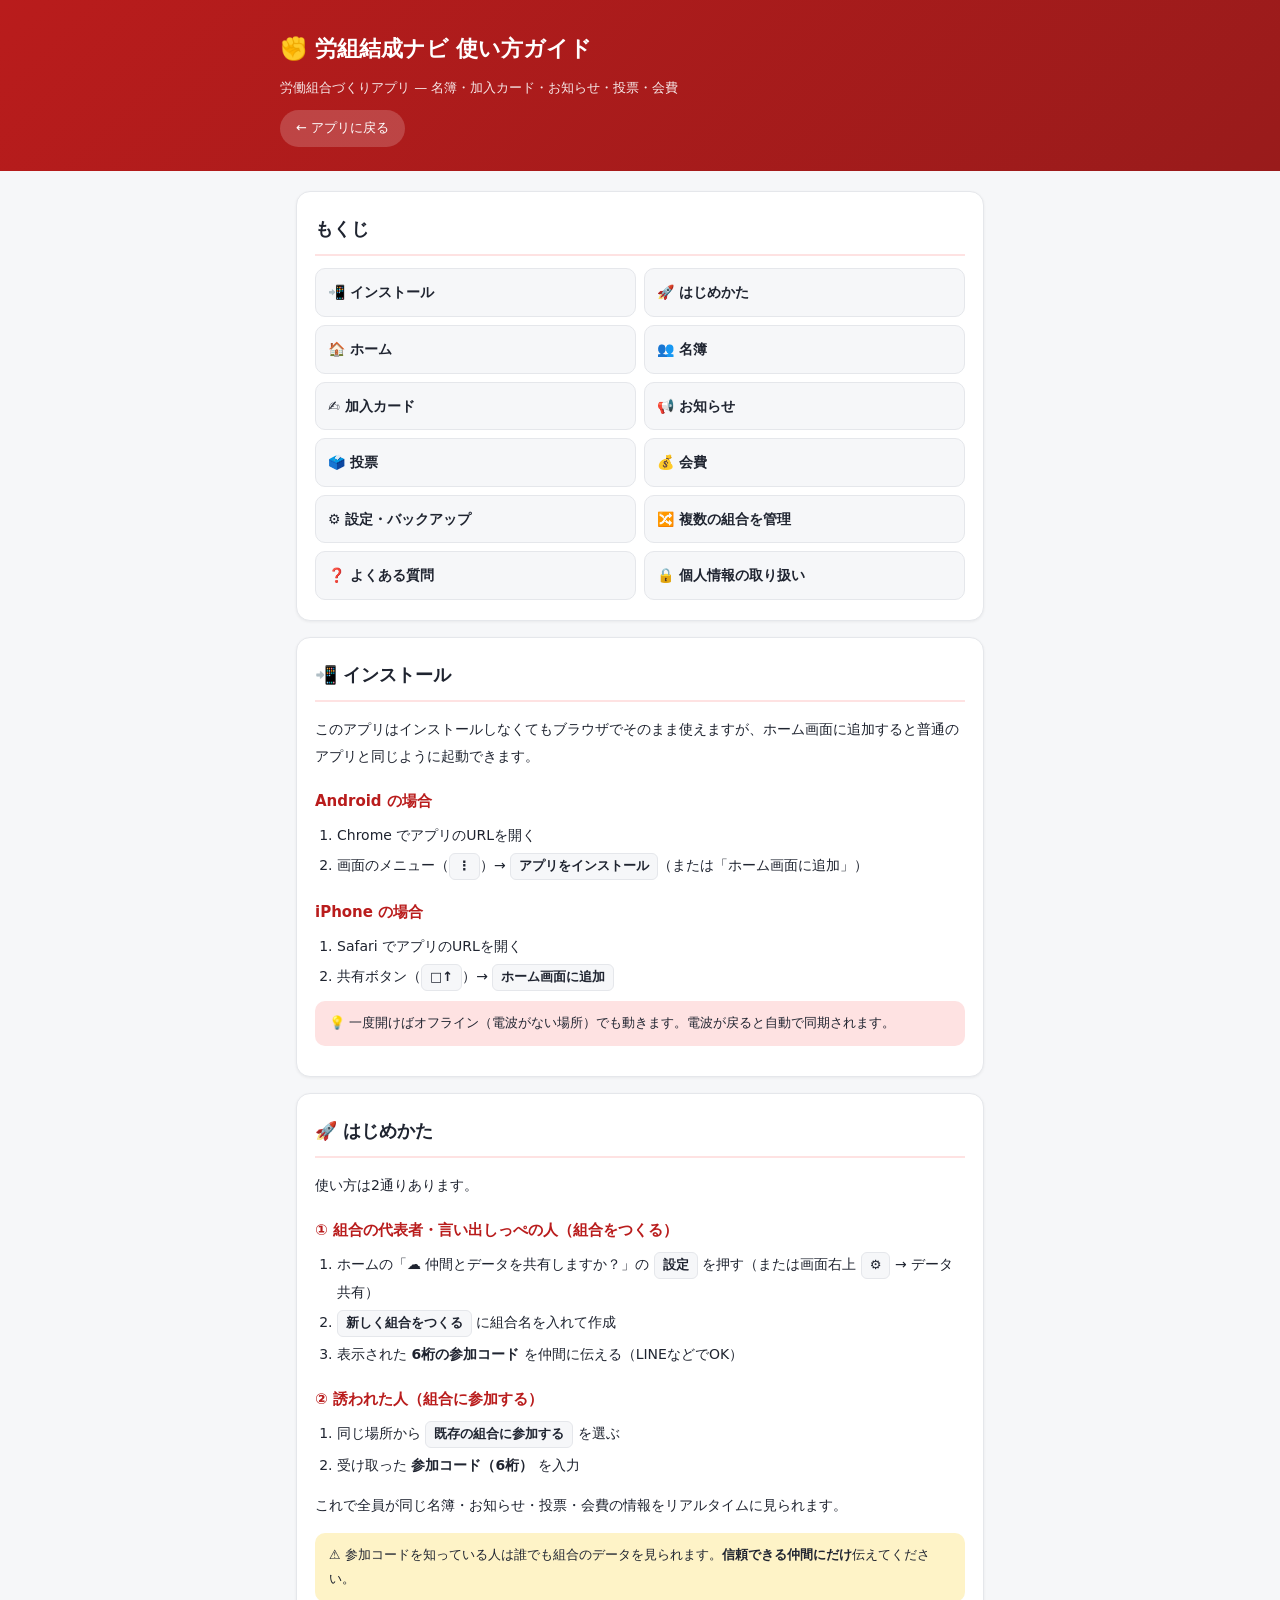
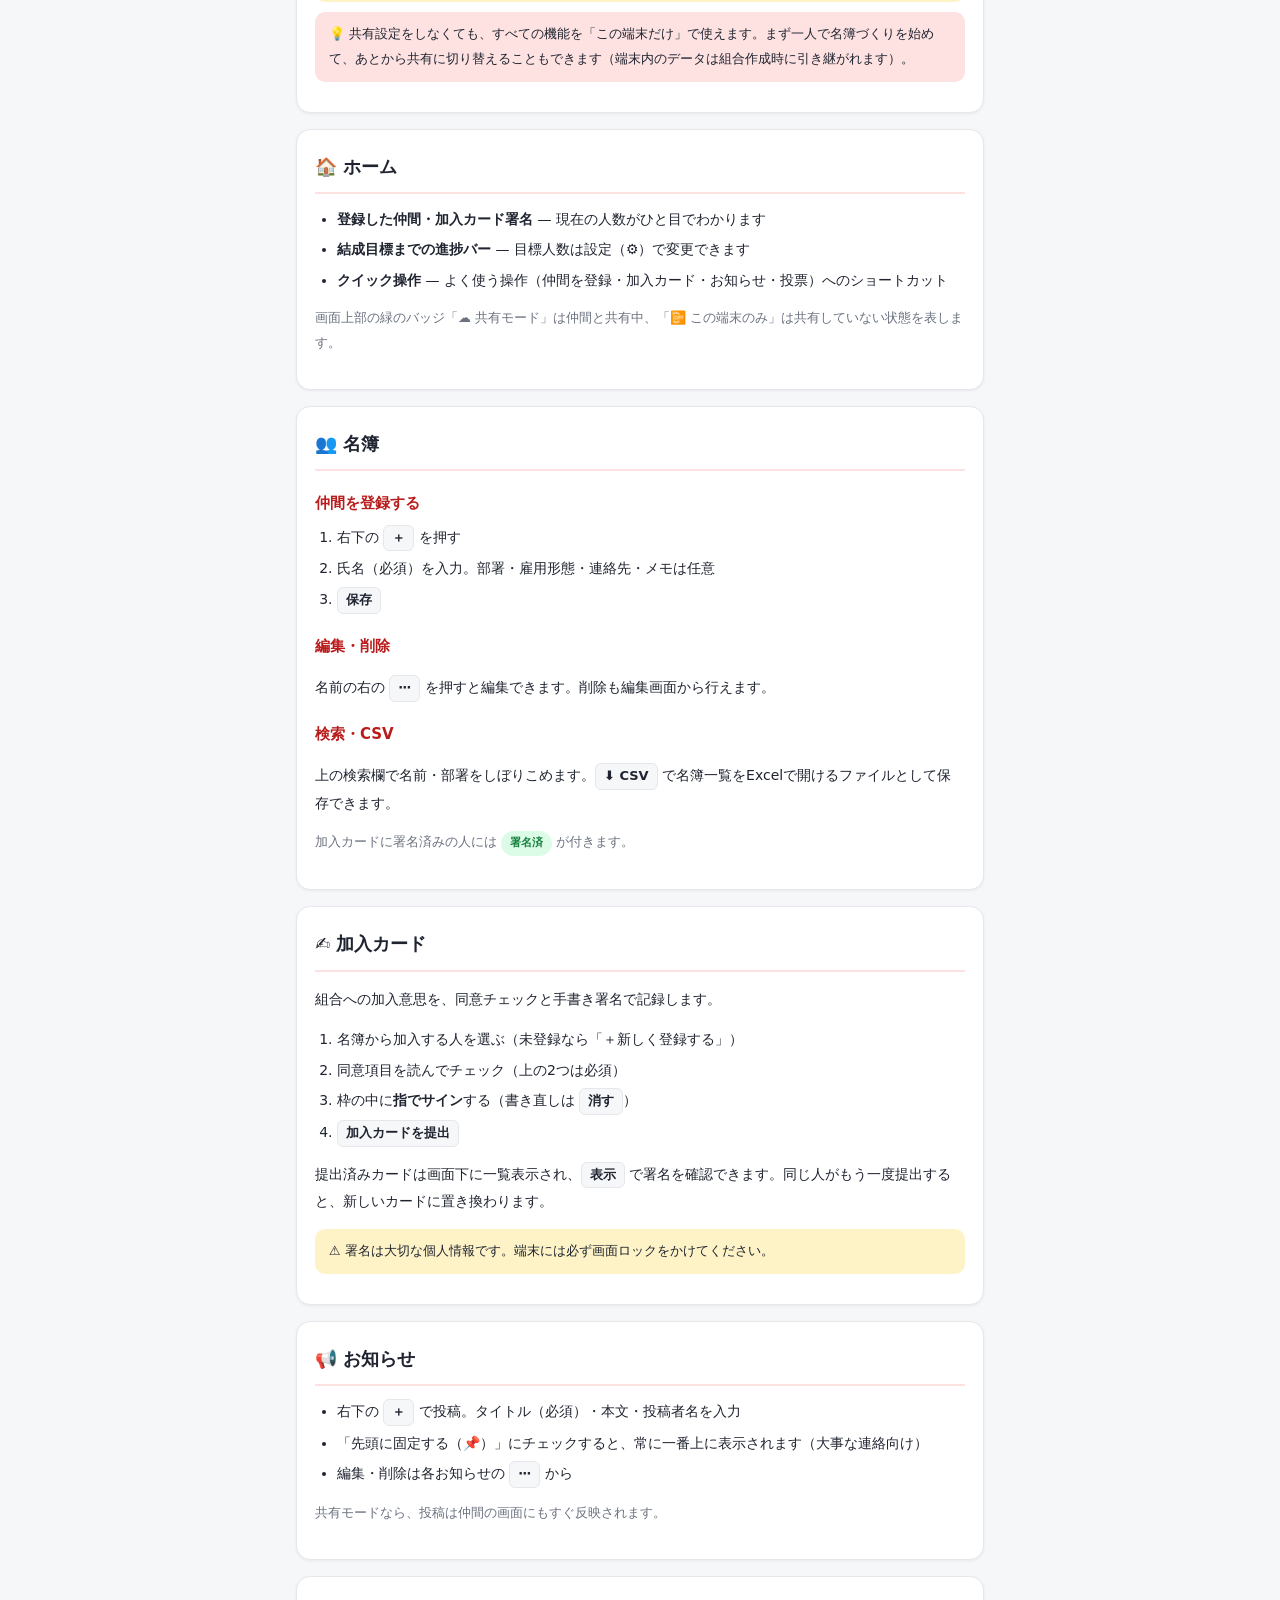
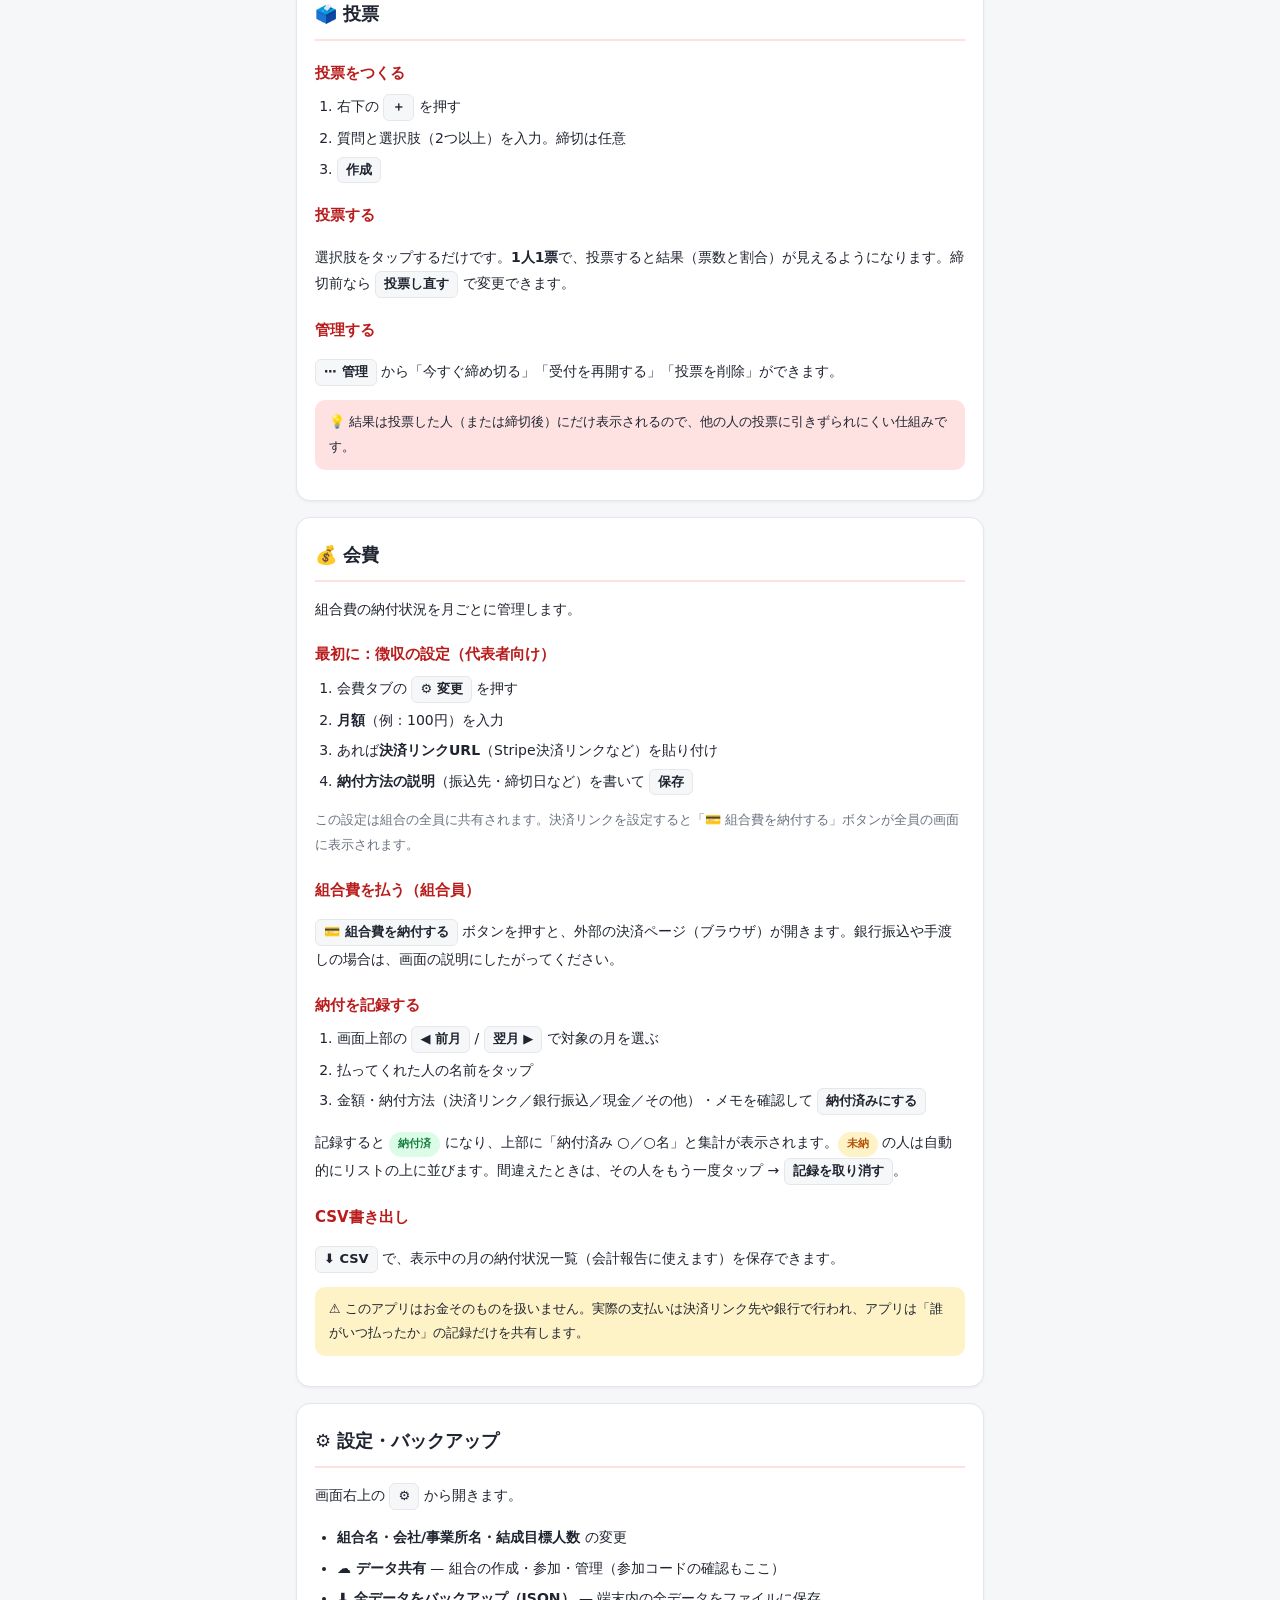
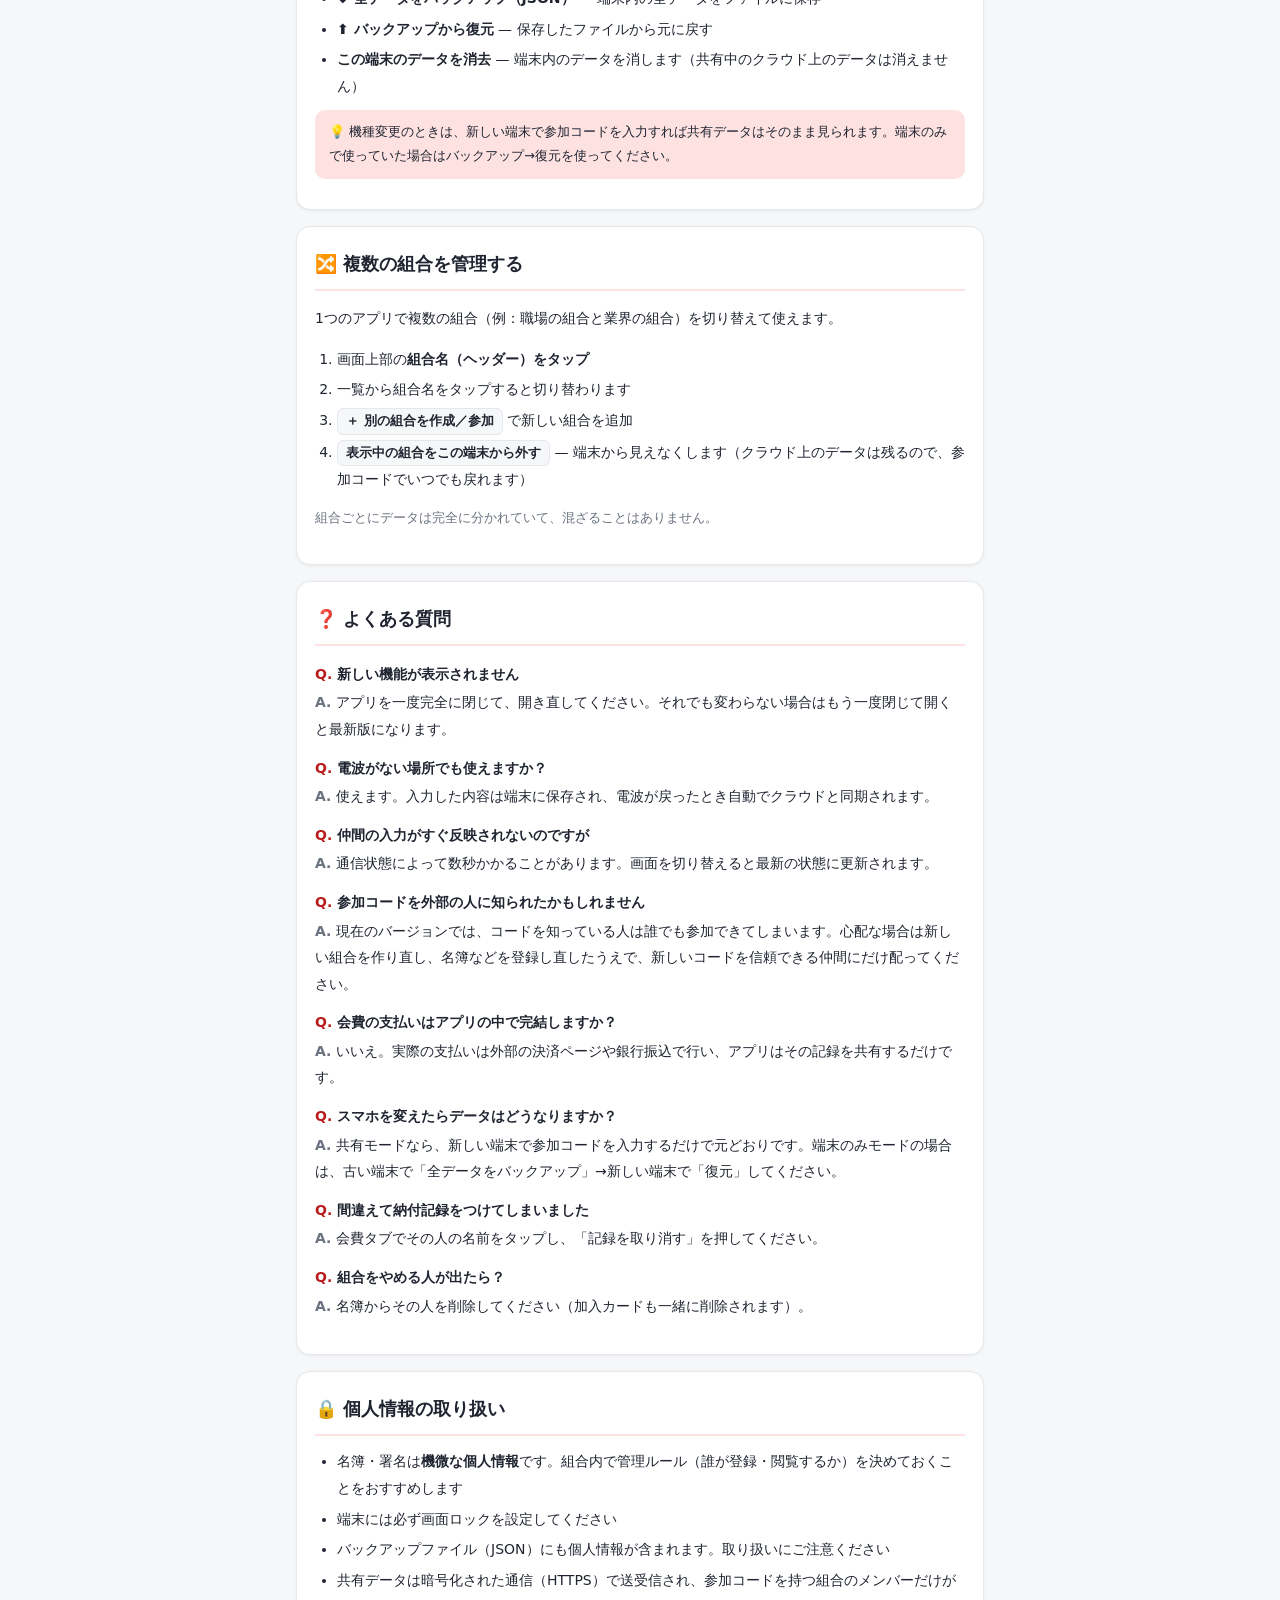
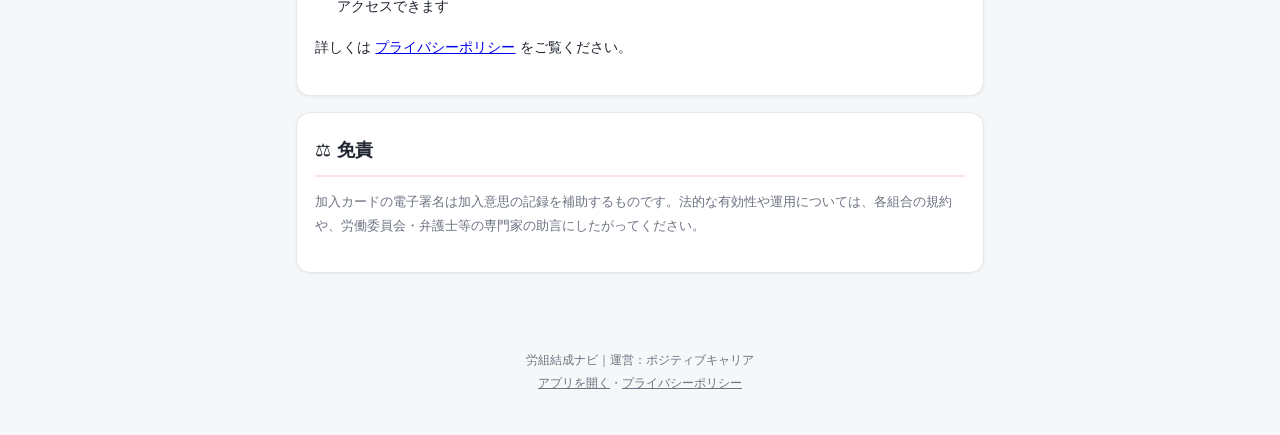
<file: manual.html>
<!DOCTYPE html>
<html lang="ja">
<head>
  <meta charset="UTF-8">
  <meta name="viewport" content="width=device-width, initial-scale=1.0">
  <meta name="theme-color" content="#b91c1c">
  <title>使い方ガイド｜労組結成ナビ</title>
  <link rel="icon" href="icons/icon-192.png">
  <style>
    :root {
      --red: #b91c1c; --red-dark: #991b1b; --red-light: #fee2e2;
      --ink: #1f2430; --muted: #6b7280; --line: #e5e7eb;
      --bg: #f6f7f9; --card: #fff; --green: #15803d; --amber: #b45309;
    }
    * { box-sizing: border-box; }
    body {
      margin: 0; background: var(--bg); color: var(--ink); line-height: 1.9;
      font-family: -apple-system, "Hiragino Sans", "Noto Sans JP", "Segoe UI", system-ui, sans-serif;
      font-size: 15px;
    }
    header {
      background: linear-gradient(135deg, var(--red), var(--red-dark)); color: #fff;
      padding: 28px 20px 24px;
    }
    .wrap { max-width: 720px; margin: 0 auto; }
    header h1 { margin: 0; font-size: 22px; }
    header p { margin: 6px 0 0; font-size: 13px; opacity: .9; }
    main { max-width: 720px; margin: 0 auto; padding: 20px 16px 60px; }
    section {
      background: var(--card); border: 1px solid var(--line); border-radius: 14px;
      padding: 20px 18px; margin-bottom: 16px;
      box-shadow: 0 1px 3px rgba(0,0,0,.06);
    }
    h2 { font-size: 18px; margin: 0 0 12px; padding-bottom: 8px; border-bottom: 2px solid var(--red-light); }
    h3 { font-size: 15px; margin: 18px 0 6px; color: var(--red); }
    p, li { font-size: 14px; }
    ol, ul { padding-left: 22px; margin: 6px 0; }
    li { margin-bottom: 4px; }
    .muted { color: var(--muted); font-size: 13px; }
    .tip {
      background: var(--red-light); border-radius: 10px; padding: 10px 14px;
      font-size: 13px; margin: 10px 0;
    }
    .tip::before { content: "💡 "; }
    .warn {
      background: #fef3c7; border-radius: 10px; padding: 10px 14px;
      font-size: 13px; margin: 10px 0;
    }
    .warn::before { content: "⚠️ "; }
    .toc { display: grid; grid-template-columns: 1fr 1fr; gap: 8px; }
    .toc a {
      display: block; background: var(--bg); border: 1px solid var(--line); border-radius: 10px;
      padding: 10px 12px; text-decoration: none; color: var(--ink); font-size: 14px; font-weight: 600;
    }
    .toc a:active { background: var(--red-light); }
    .kbd {
      display: inline-block; background: var(--bg); border: 1px solid var(--line);
      border-radius: 6px; padding: 0 8px; font-size: 13px; font-weight: 700;
    }
    .badge { display: inline-block; font-size: 11px; font-weight: 700; padding: 2px 9px; border-radius: 999px; }
    .badge-green { background: #dcfce7; color: var(--green); }
    .badge-amber { background: #fef3c7; color: var(--amber); }
    dt { font-weight: 700; font-size: 14px; margin-top: 12px; }
    dt::before { content: "Q. "; color: var(--red); }
    dd { margin: 2px 0 0 0; font-size: 14px; }
    dd::before { content: "A. "; color: var(--muted); font-weight: 700; }
    footer { text-align: center; padding: 0 16px 40px; font-size: 12px; color: var(--muted); }
    footer a { color: var(--muted); }
    a.back {
      display: inline-block; margin-top: 10px; color: #fff; font-size: 13px;
      background: rgba(255,255,255,.18); border-radius: 999px; padding: 6px 16px; text-decoration: none;
    }
    @media (max-width: 480px) { .toc { grid-template-columns: 1fr; } }
  </style>
</head>
<body>
  <header>
    <div class="wrap">
      <h1>✊ 労組結成ナビ 使い方ガイド</h1>
      <p>労働組合づくりアプリ — 名簿・加入カード・お知らせ・投票・会費</p>
      <a class="back" href="./">← アプリに戻る</a>
    </div>
  </header>
  <main>

    <section>
      <h2>もくじ</h2>
      <div class="toc">
        <a href="#install">📲 インストール</a>
        <a href="#start">🚀 はじめかた</a>
        <a href="#home">🏠 ホーム</a>
        <a href="#members">👥 名簿</a>
        <a href="#card">✍️ 加入カード</a>
        <a href="#notices">📢 お知らせ</a>
        <a href="#polls">🗳️ 投票</a>
        <a href="#dues">💰 会費</a>
        <a href="#settings">⚙️ 設定・バックアップ</a>
        <a href="#multi">🔀 複数の組合を管理</a>
        <a href="#faq">❓ よくある質問</a>
        <a href="#privacy">🔒 個人情報の取り扱い</a>
      </div>
    </section>

    <section id="install">
      <h2>📲 インストール</h2>
      <p>このアプリはインストールしなくてもブラウザでそのまま使えますが、ホーム画面に追加すると普通のアプリと同じように起動できます。</p>
      <h3>Android の場合</h3>
      <ol>
        <li>Chrome でアプリのURLを開く</li>
        <li>画面のメニュー（<span class="kbd">⋮</span>）→ <span class="kbd">アプリをインストール</span>（または「ホーム画面に追加」）</li>
      </ol>
      <h3>iPhone の場合</h3>
      <ol>
        <li>Safari でアプリのURLを開く</li>
        <li>共有ボタン（<span class="kbd">□↑</span>）→ <span class="kbd">ホーム画面に追加</span></li>
      </ol>
      <div class="tip">一度開けばオフライン（電波がない場所）でも動きます。電波が戻ると自動で同期されます。</div>
    </section>

    <section id="start">
      <h2>🚀 はじめかた</h2>
      <p>使い方は2通りあります。</p>
      <h3>① 組合の代表者・言い出しっぺの人（組合をつくる）</h3>
      <ol>
        <li>ホームの「☁ 仲間とデータを共有しますか？」の <span class="kbd">設定</span> を押す（または画面右上 <span class="kbd">⚙️</span> → データ共有）</li>
        <li><span class="kbd">新しく組合をつくる</span> に組合名を入れて作成</li>
        <li>表示された <b>6桁の参加コード</b> を仲間に伝える（LINEなどでOK）</li>
      </ol>
      <h3>② 誘われた人（組合に参加する）</h3>
      <ol>
        <li>同じ場所から <span class="kbd">既存の組合に参加する</span> を選ぶ</li>
        <li>受け取った <b>参加コード（6桁）</b> を入力</li>
      </ol>
      <p>これで全員が同じ名簿・お知らせ・投票・会費の情報をリアルタイムに見られます。</p>
      <div class="warn">参加コードを知っている人は誰でも組合のデータを見られます。<b>信頼できる仲間にだけ</b>伝えてください。</div>
      <div class="tip">共有設定をしなくても、すべての機能を「この端末だけ」で使えます。まず一人で名簿づくりを始めて、あとから共有に切り替えることもできます（端末内のデータは組合作成時に引き継がれます）。</div>
    </section>

    <section id="home">
      <h2>🏠 ホーム</h2>
      <ul>
        <li><b>登録した仲間・加入カード署名</b> — 現在の人数がひと目でわかります</li>
        <li><b>結成目標までの進捗バー</b> — 目標人数は設定（⚙️）で変更できます</li>
        <li><b>クイック操作</b> — よく使う操作（仲間を登録・加入カード・お知らせ・投票）へのショートカット</li>
      </ul>
      <p class="muted">画面上部の緑のバッジ「☁ 共有モード」は仲間と共有中、「📴 この端末のみ」は共有していない状態を表します。</p>
    </section>

    <section id="members">
      <h2>👥 名簿</h2>
      <h3>仲間を登録する</h3>
      <ol>
        <li>右下の <span class="kbd">＋</span> を押す</li>
        <li>氏名（必須）を入力。部署・雇用形態・連絡先・メモは任意</li>
        <li><span class="kbd">保存</span></li>
      </ol>
      <h3>編集・削除</h3>
      <p>名前の右の <span class="kbd">⋯</span> を押すと編集できます。削除も編集画面から行えます。</p>
      <h3>検索・CSV</h3>
      <p>上の検索欄で名前・部署をしぼりこめます。<span class="kbd">⬇ CSV</span> で名簿一覧をExcelで開けるファイルとして保存できます。</p>
      <p class="muted">加入カードに署名済みの人には <span class="badge badge-green">署名済</span> が付きます。</p>
    </section>

    <section id="card">
      <h2>✍️ 加入カード</h2>
      <p>組合への加入意思を、同意チェックと手書き署名で記録します。</p>
      <ol>
        <li>名簿から加入する人を選ぶ（未登録なら「＋新しく登録する」）</li>
        <li>同意項目を読んでチェック（上の2つは必須）</li>
        <li>枠の中に<b>指でサイン</b>する（書き直しは <span class="kbd">消す</span>）</li>
        <li><span class="kbd">加入カードを提出</span></li>
      </ol>
      <p>提出済みカードは画面下に一覧表示され、<span class="kbd">表示</span> で署名を確認できます。同じ人がもう一度提出すると、新しいカードに置き換わります。</p>
      <div class="warn">署名は大切な個人情報です。端末には必ず画面ロックをかけてください。</div>
    </section>

    <section id="notices">
      <h2>📢 お知らせ</h2>
      <ul>
        <li>右下の <span class="kbd">＋</span> で投稿。タイトル（必須）・本文・投稿者名を入力</li>
        <li>「先頭に固定する（📌）」にチェックすると、常に一番上に表示されます（大事な連絡向け）</li>
        <li>編集・削除は各お知らせの <span class="kbd">⋯</span> から</li>
      </ul>
      <p class="muted">共有モードなら、投稿は仲間の画面にもすぐ反映されます。</p>
    </section>

    <section id="polls">
      <h2>🗳️ 投票</h2>
      <h3>投票をつくる</h3>
      <ol>
        <li>右下の <span class="kbd">＋</span> を押す</li>
        <li>質問と選択肢（2つ以上）を入力。締切は任意</li>
        <li><span class="kbd">作成</span></li>
      </ol>
      <h3>投票する</h3>
      <p>選択肢をタップするだけです。<b>1人1票</b>で、投票すると結果（票数と割合）が見えるようになります。締切前なら <span class="kbd">投票し直す</span> で変更できます。</p>
      <h3>管理する</h3>
      <p><span class="kbd">⋯ 管理</span> から「今すぐ締め切る」「受付を再開する」「投票を削除」ができます。</p>
      <div class="tip">結果は投票した人（または締切後）にだけ表示されるので、他の人の投票に引きずられにくい仕組みです。</div>
    </section>

    <section id="dues">
      <h2>💰 会費</h2>
      <p>組合費の納付状況を月ごとに管理します。</p>
      <h3>最初に：徴収の設定（代表者向け）</h3>
      <ol>
        <li>会費タブの <span class="kbd">⚙ 変更</span> を押す</li>
        <li><b>月額</b>（例：100円）を入力</li>
        <li>あれば<b>決済リンクURL</b>（Stripe決済リンクなど）を貼り付け</li>
        <li><b>納付方法の説明</b>（振込先・締切日など）を書いて <span class="kbd">保存</span></li>
      </ol>
      <p class="muted">この設定は組合の全員に共有されます。決済リンクを設定すると「💳 組合費を納付する」ボタンが全員の画面に表示されます。</p>
      <h3>組合費を払う（組合員）</h3>
      <p><span class="kbd">💳 組合費を納付する</span> ボタンを押すと、外部の決済ページ（ブラウザ）が開きます。銀行振込や手渡しの場合は、画面の説明にしたがってください。</p>
      <h3>納付を記録する</h3>
      <ol>
        <li>画面上部の <span class="kbd">◀ 前月</span> / <span class="kbd">翌月 ▶</span> で対象の月を選ぶ</li>
        <li>払ってくれた人の名前をタップ</li>
        <li>金額・納付方法（決済リンク／銀行振込／現金／その他）・メモを確認して <span class="kbd">納付済みにする</span></li>
      </ol>
      <p>記録すると <span class="badge badge-green">納付済</span> になり、上部に「納付済み ○／○名」と集計が表示されます。<span class="badge badge-amber">未納</span> の人は自動的にリストの上に並びます。間違えたときは、その人をもう一度タップ → <span class="kbd">記録を取り消す</span>。</p>
      <h3>CSV書き出し</h3>
      <p><span class="kbd">⬇ CSV</span> で、表示中の月の納付状況一覧（会計報告に使えます）を保存できます。</p>
      <div class="warn">このアプリはお金そのものを扱いません。実際の支払いは決済リンク先や銀行で行われ、アプリは「誰がいつ払ったか」の記録だけを共有します。</div>
    </section>

    <section id="settings">
      <h2>⚙️ 設定・バックアップ</h2>
      <p>画面右上の <span class="kbd">⚙️</span> から開きます。</p>
      <ul>
        <li><b>組合名・会社/事業所名・結成目標人数</b> の変更</li>
        <li><b>☁ データ共有</b> — 組合の作成・参加・管理（参加コードの確認もここ）</li>
        <li><b>⬇ 全データをバックアップ（JSON）</b> — 端末内の全データをファイルに保存</li>
        <li><b>⬆ バックアップから復元</b> — 保存したファイルから元に戻す</li>
        <li><b>この端末のデータを消去</b> — 端末内のデータを消します（共有中のクラウド上のデータは消えません）</li>
      </ul>
      <div class="tip">機種変更のときは、新しい端末で参加コードを入力すれば共有データはそのまま見られます。端末のみで使っていた場合はバックアップ→復元を使ってください。</div>
    </section>

    <section id="multi">
      <h2>🔀 複数の組合を管理する</h2>
      <p>1つのアプリで複数の組合（例：職場の組合と業界の組合）を切り替えて使えます。</p>
      <ol>
        <li>画面上部の<b>組合名（ヘッダー）をタップ</b></li>
        <li>一覧から組合名をタップすると切り替わります</li>
        <li><span class="kbd">＋ 別の組合を作成／参加</span> で新しい組合を追加</li>
        <li><span class="kbd">表示中の組合をこの端末から外す</span> — 端末から見えなくします（クラウド上のデータは残るので、参加コードでいつでも戻れます）</li>
      </ol>
      <p class="muted">組合ごとにデータは完全に分かれていて、混ざることはありません。</p>
    </section>

    <section id="faq">
      <h2>❓ よくある質問</h2>
      <dl>
        <dt>新しい機能が表示されません</dt>
        <dd>アプリを一度完全に閉じて、開き直してください。それでも変わらない場合はもう一度閉じて開くと最新版になります。</dd>
        <dt>電波がない場所でも使えますか？</dt>
        <dd>使えます。入力した内容は端末に保存され、電波が戻ったとき自動でクラウドと同期されます。</dd>
        <dt>仲間の入力がすぐ反映されないのですが</dt>
        <dd>通信状態によって数秒かかることがあります。画面を切り替えると最新の状態に更新されます。</dd>
        <dt>参加コードを外部の人に知られたかもしれません</dt>
        <dd>現在のバージョンでは、コードを知っている人は誰でも参加できてしまいます。心配な場合は新しい組合を作り直し、名簿などを登録し直したうえで、新しいコードを信頼できる仲間にだけ配ってください。</dd>
        <dt>会費の支払いはアプリの中で完結しますか？</dt>
        <dd>いいえ。実際の支払いは外部の決済ページや銀行振込で行い、アプリはその記録を共有するだけです。</dd>
        <dt>スマホを変えたらデータはどうなりますか？</dt>
        <dd>共有モードなら、新しい端末で参加コードを入力するだけで元どおりです。端末のみモードの場合は、古い端末で「全データをバックアップ」→新しい端末で「復元」してください。</dd>
        <dt>間違えて納付記録をつけてしまいました</dt>
        <dd>会費タブでその人の名前をタップし、「記録を取り消す」を押してください。</dd>
        <dt>組合をやめる人が出たら？</dt>
        <dd>名簿からその人を削除してください（加入カードも一緒に削除されます）。</dd>
      </dl>
    </section>

    <section id="privacy">
      <h2>🔒 個人情報の取り扱い</h2>
      <ul>
        <li>名簿・署名は<b>機微な個人情報</b>です。組合内で管理ルール（誰が登録・閲覧するか）を決めておくことをおすすめします</li>
        <li>端末には必ず画面ロックを設定してください</li>
        <li>バックアップファイル（JSON）にも個人情報が含まれます。取り扱いにご注意ください</li>
        <li>共有データは暗号化された通信（HTTPS）で送受信され、参加コードを持つ組合のメンバーだけがアクセスできます</li>
      </ul>
      <p>詳しくは <a href="privacy.html">プライバシーポリシー</a> をご覧ください。</p>
    </section>

    <section>
      <h2>⚖️ 免責</h2>
      <p class="muted">加入カードの電子署名は加入意思の記録を補助するものです。法的な有効性や運用については、各組合の規約や、労働委員会・弁護士等の専門家の助言にしたがってください。</p>
    </section>

  </main>
  <footer>
    労組結成ナビ｜運営：ポジティブキャリア<br>
    <a href="./">アプリを開く</a>・<a href="privacy.html">プライバシーポリシー</a>
  </footer>
</body>
</html>
</file>
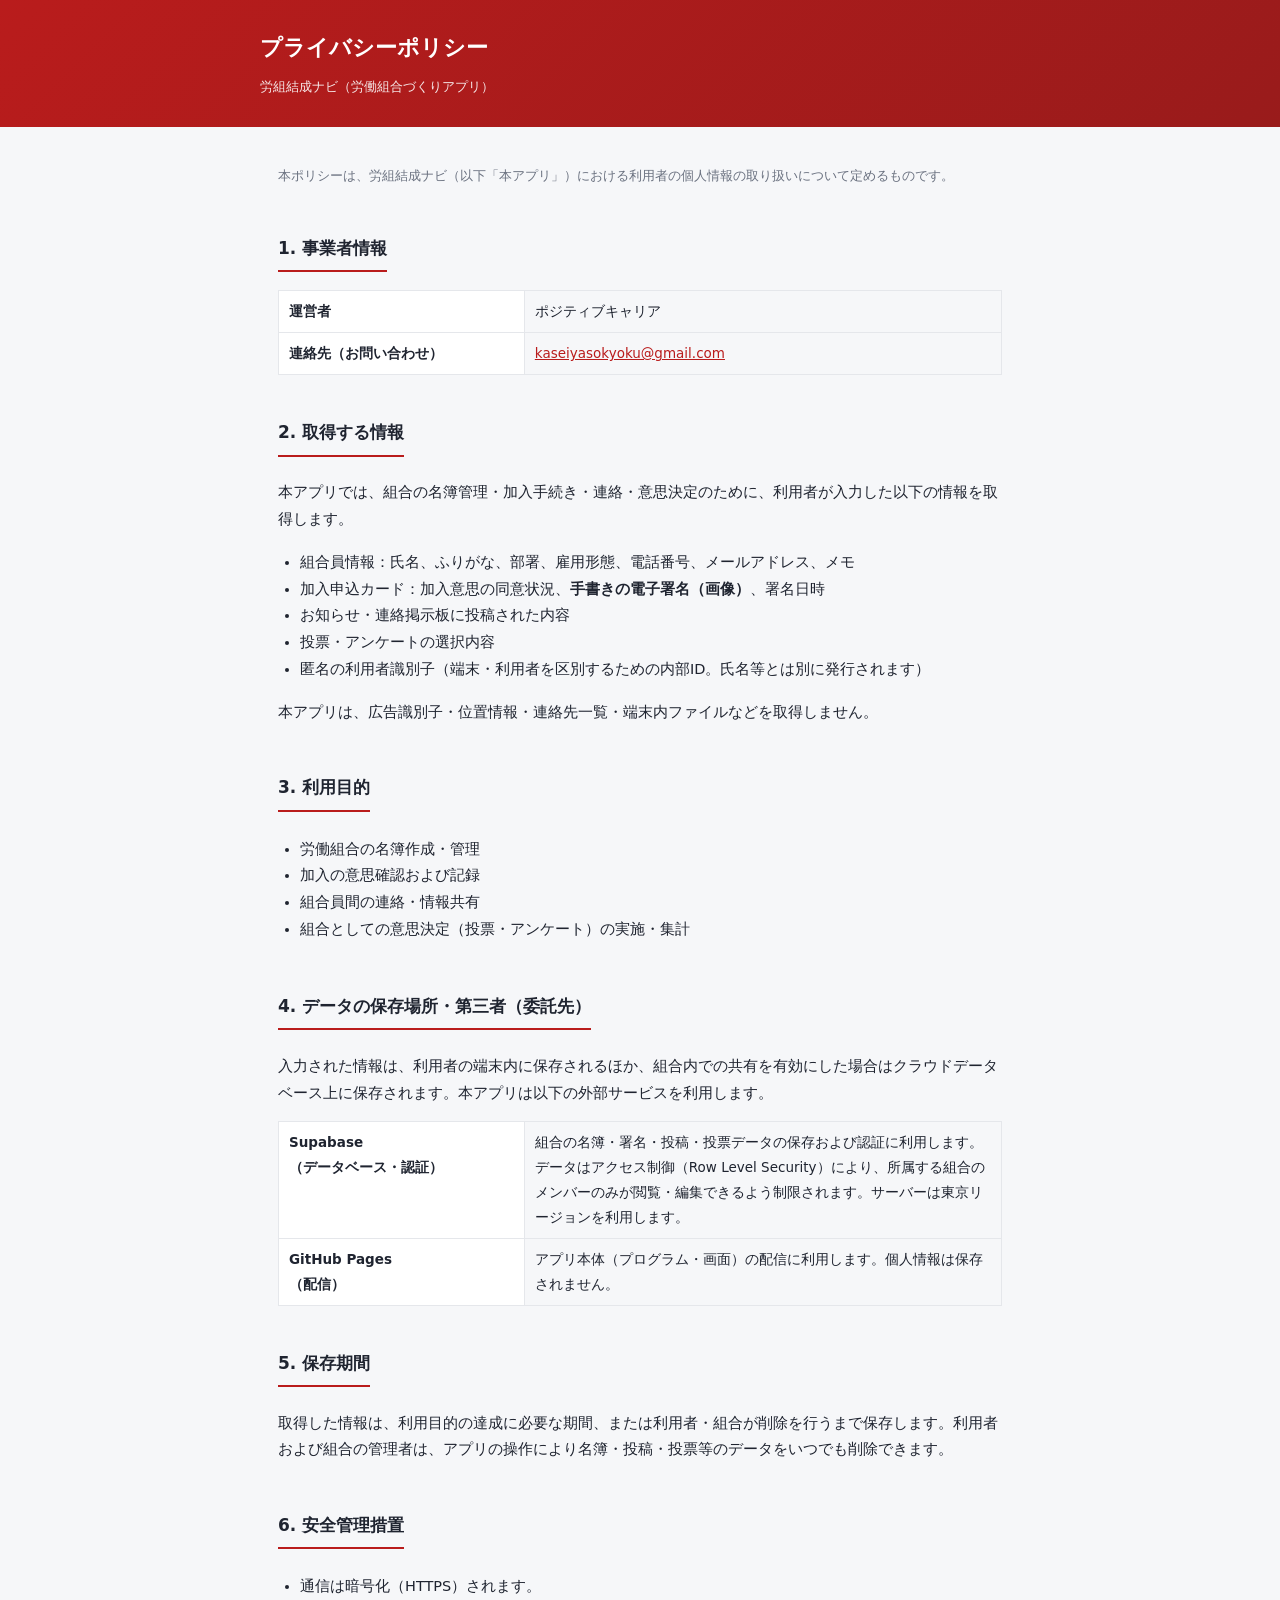
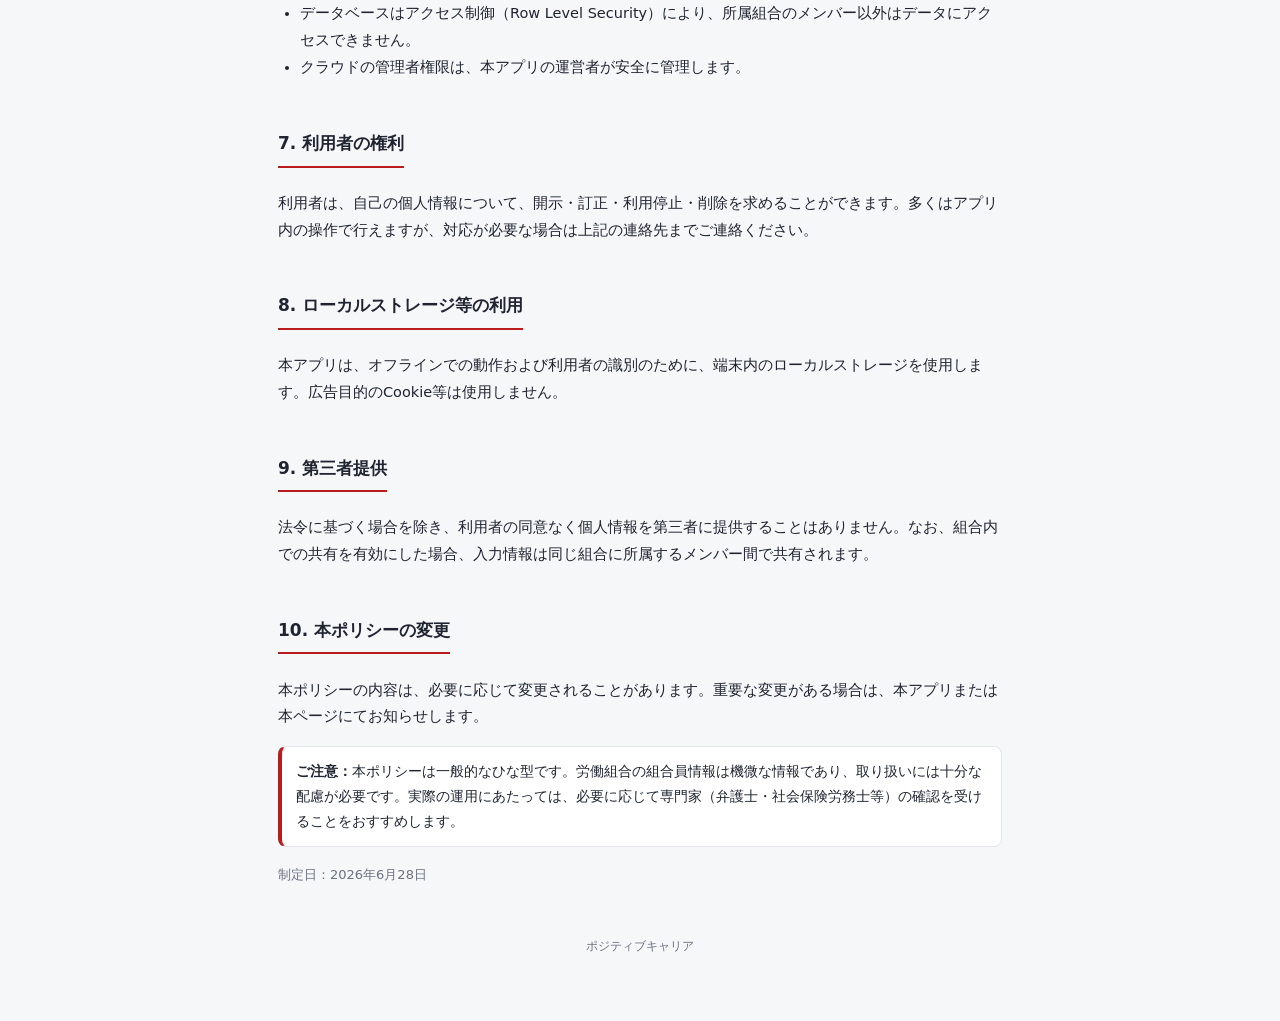
<file: privacy.html>
<!DOCTYPE html>
<html lang="ja">
<head>
<meta charset="UTF-8">
<meta name="viewport" content="width=device-width, initial-scale=1.0">
<title>プライバシーポリシー｜労組結成ナビ</title>
<style>
  :root { --red:#b91c1c; --ink:#1f2430; --muted:#6b7280; --line:#e5e7eb; --bg:#f6f7f9; }
  * { box-sizing:border-box; }
  body { font-family:-apple-system,"Hiragino Sans","Noto Sans JP","Segoe UI",system-ui,sans-serif;
    background:var(--bg); color:var(--ink); line-height:1.85; margin:0; padding:0; }
  .wrap { max-width:760px; margin:0 auto; padding:24px 18px 64px; }
  header { background:linear-gradient(135deg,var(--red),#991b1b); color:#fff; padding:28px 18px; }
  header .inner { max-width:760px; margin:0 auto; }
  header h1 { margin:0; font-size:22px; }
  header p { margin:6px 0 0; font-size:13px; opacity:.9; }
  h2 { font-size:17px; margin:32px 0 8px; padding-bottom:6px; border-bottom:2px solid var(--red); display:inline-block; }
  p, li { font-size:14.5px; }
  ul { padding-left:22px; }
  table { width:100%; border-collapse:collapse; margin:10px 0; font-size:13.5px; }
  th, td { border:1px solid var(--line); padding:8px 10px; text-align:left; vertical-align:top; }
  th { background:#fff; width:34%; }
  .note { background:#fff; border:1px solid var(--line); border-left:4px solid var(--red);
    border-radius:8px; padding:12px 14px; font-size:13.5px; margin:16px 0; }
  .meta { color:var(--muted); font-size:13px; }
  a { color:var(--red); }
  footer { text-align:center; color:var(--muted); font-size:12px; margin-top:48px; }
</style>
</head>
<body>
<header><div class="inner">
  <h1>プライバシーポリシー</h1>
  <p>労組結成ナビ（労働組合づくりアプリ）</p>
</div></header>

<div class="wrap">

<p class="meta">本ポリシーは、労組結成ナビ（以下「本アプリ」）における利用者の個人情報の取り扱いについて定めるものです。</p>

<h2>1. 事業者情報</h2>
<table>
  <tr><th>運営者</th><td>ポジティブキャリア</td></tr>
  <tr><th>連絡先（お問い合わせ）</th><td><a href="mailto:kaseiyasokyoku@gmail.com">kaseiyasokyoku@gmail.com</a></td></tr>
</table>

<h2>2. 取得する情報</h2>
<p>本アプリでは、組合の名簿管理・加入手続き・連絡・意思決定のために、利用者が入力した以下の情報を取得します。</p>
<ul>
  <li>組合員情報：氏名、ふりがな、部署、雇用形態、電話番号、メールアドレス、メモ</li>
  <li>加入申込カード：加入意思の同意状況、<strong>手書きの電子署名（画像）</strong>、署名日時</li>
  <li>お知らせ・連絡掲示板に投稿された内容</li>
  <li>投票・アンケートの選択内容</li>
  <li>匿名の利用者識別子（端末・利用者を区別するための内部ID。氏名等とは別に発行されます）</li>
</ul>
<p>本アプリは、広告識別子・位置情報・連絡先一覧・端末内ファイルなどを取得しません。</p>

<h2>3. 利用目的</h2>
<ul>
  <li>労働組合の名簿作成・管理</li>
  <li>加入の意思確認および記録</li>
  <li>組合員間の連絡・情報共有</li>
  <li>組合としての意思決定（投票・アンケート）の実施・集計</li>
</ul>

<h2>4. データの保存場所・第三者（委託先）</h2>
<p>入力された情報は、利用者の端末内に保存されるほか、組合内での共有を有効にした場合はクラウドデータベース上に保存されます。本アプリは以下の外部サービスを利用します。</p>
<table>
  <tr><th>Supabase<br>（データベース・認証）</th><td>組合の名簿・署名・投稿・投票データの保存および認証に利用します。データはアクセス制御（Row Level Security）により、所属する組合のメンバーのみが閲覧・編集できるよう制限されます。サーバーは東京リージョンを利用します。</td></tr>
  <tr><th>GitHub Pages<br>（配信）</th><td>アプリ本体（プログラム・画面）の配信に利用します。個人情報は保存されません。</td></tr>
</table>

<h2>5. 保存期間</h2>
<p>取得した情報は、利用目的の達成に必要な期間、または利用者・組合が削除を行うまで保存します。利用者および組合の管理者は、アプリの操作により名簿・投稿・投票等のデータをいつでも削除できます。</p>

<h2>6. 安全管理措置</h2>
<ul>
  <li>通信は暗号化（HTTPS）されます。</li>
  <li>データベースはアクセス制御（Row Level Security）により、所属組合のメンバー以外はデータにアクセスできません。</li>
  <li>クラウドの管理者権限は、本アプリの運営者が安全に管理します。</li>
</ul>

<h2>7. 利用者の権利</h2>
<p>利用者は、自己の個人情報について、開示・訂正・利用停止・削除を求めることができます。多くはアプリ内の操作で行えますが、対応が必要な場合は上記の連絡先までご連絡ください。</p>

<h2>8. ローカルストレージ等の利用</h2>
<p>本アプリは、オフラインでの動作および利用者の識別のために、端末内のローカルストレージを使用します。広告目的のCookie等は使用しません。</p>

<h2>9. 第三者提供</h2>
<p>法令に基づく場合を除き、利用者の同意なく個人情報を第三者に提供することはありません。なお、組合内での共有を有効にした場合、入力情報は同じ組合に所属するメンバー間で共有されます。</p>

<h2>10. 本ポリシーの変更</h2>
<p>本ポリシーの内容は、必要に応じて変更されることがあります。重要な変更がある場合は、本アプリまたは本ページにてお知らせします。</p>

<div class="note">
  <strong>ご注意：</strong>本ポリシーは一般的なひな型です。労働組合の組合員情報は機微な情報であり、取り扱いには十分な配慮が必要です。実際の運用にあたっては、必要に応じて専門家（弁護士・社会保険労務士等）の確認を受けることをおすすめします。
</div>

<p class="meta">制定日：2026年6月28日</p>

<footer>ポジティブキャリア</footer>
</div>
</body>
</html>
</file>
